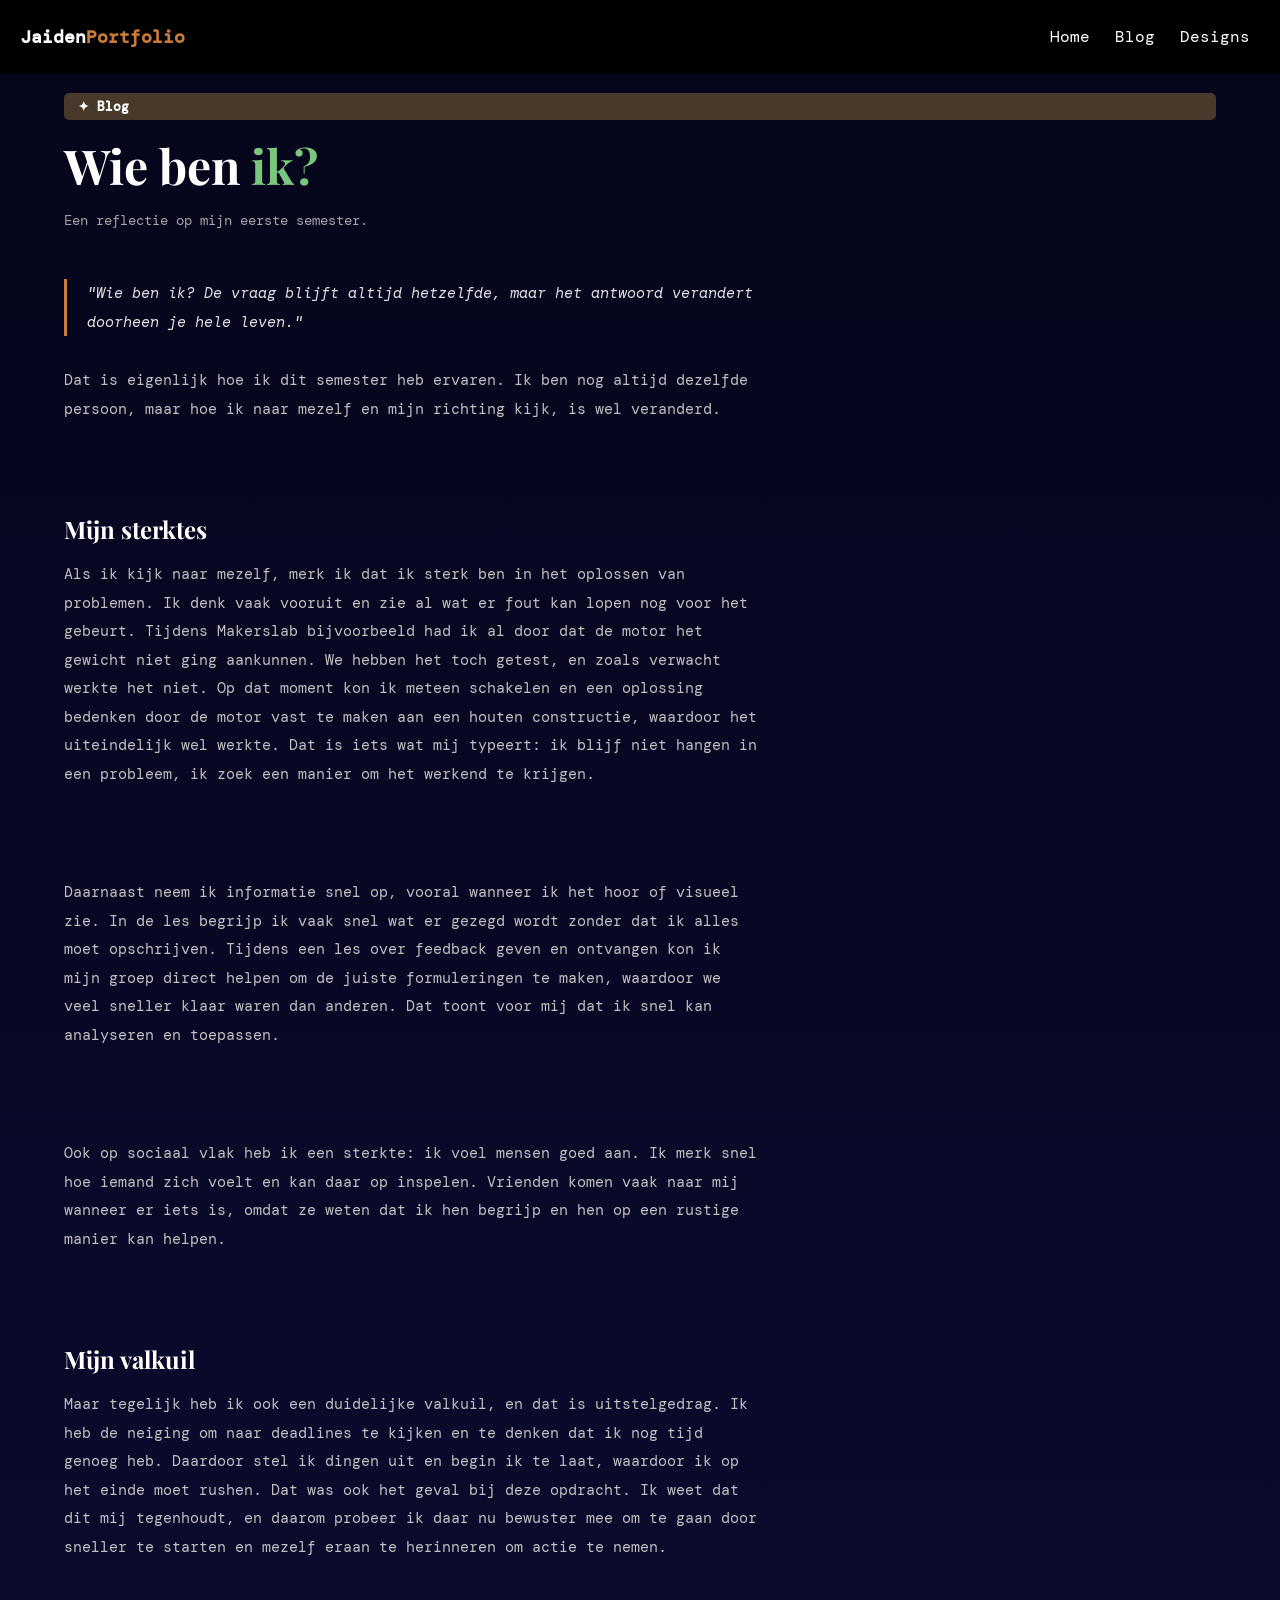
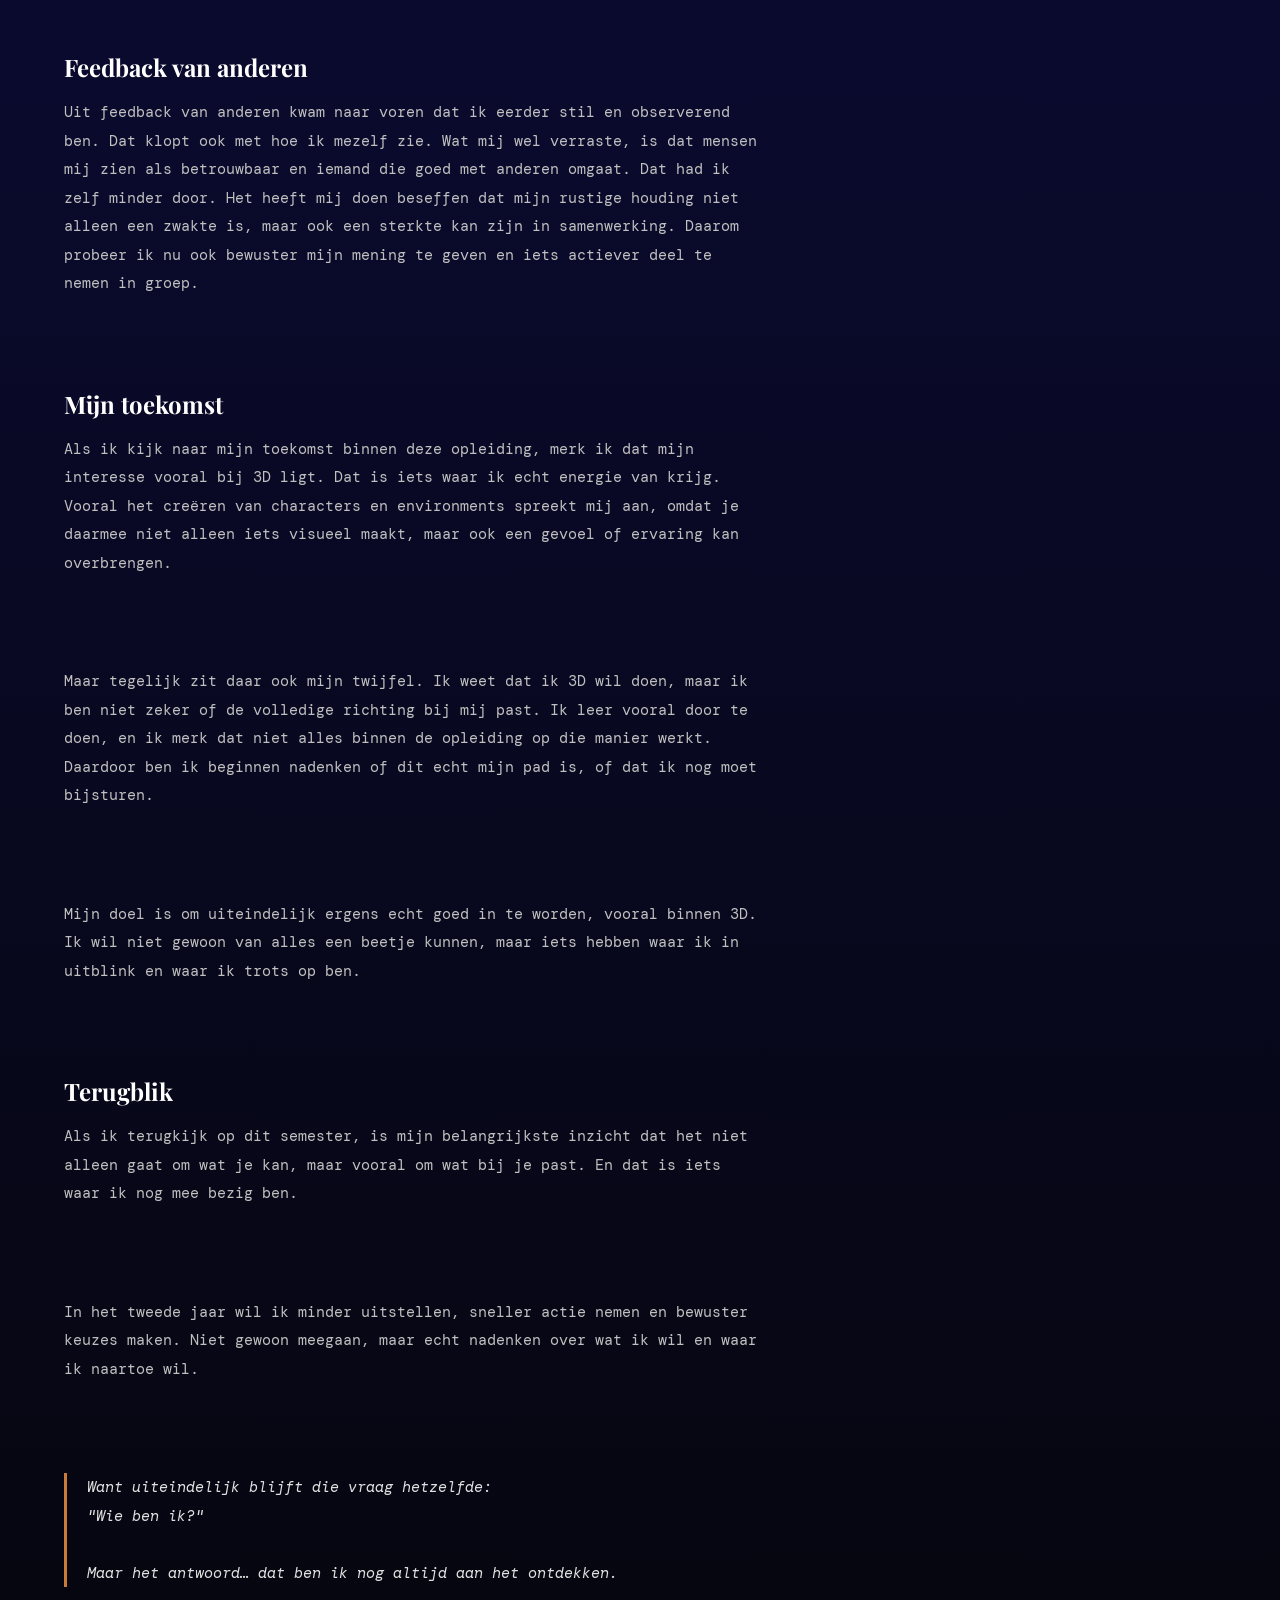
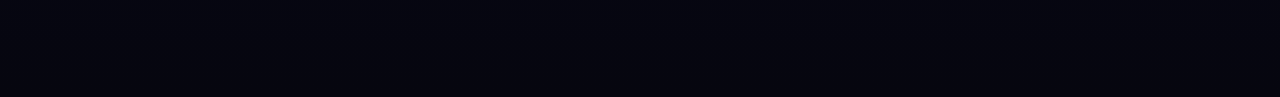
<file: blog.html>
<!doctype html>
<html lang="nl">
	<head>
		<meta charset="UTF-8" />
		<meta name="viewport" content="width=device-width, initial-scale=1.0" />
		<link rel="stylesheet" href="style.css" />
		<link rel="stylesheet" href="blog.css" />
		<title>Jaiden — Blog</title>
	</head>
	<body>
		<link
			rel="stylesheet"
			href="https://cdnjs.cloudflare.com/ajax/libs/font-awesome/4.7.0/css/font-awesome.min.css"
		/>

		<div class="navigatie">
			<h2 class="logo">Jaiden<span>Portfolio</span></h2>
			<div id="myLinks">
				<a href="index.html">Home</a>
				<a href="blog.html">Blog</a>
				<a href="werk.html">Designs</a>
			</div>
			<a href="javascript:void(0);" class="icon" onclick="myFunction()">
				<i class="fa fa-bars"></i>
			</a>
		</div>

		<main>
			<div class="blog-header">
				<p class="tag">✦ Blog</p>
				<h1>Wie ben <span class="groen">ik?</span></h1>
				<p class="subtitel">Een reflectie op mijn eerste semester.</p>
			</div>

			<article class="blog-artikel">
				<p class="citaat">
					"Wie ben ik? De vraag blijft altijd hetzelfde, maar het antwoord
					verandert doorheen je hele leven."
				</p>

				<p>
					Dat is eigenlijk hoe ik dit semester heb ervaren. Ik ben nog altijd
					dezelfde persoon, maar hoe ik naar mezelf en mijn richting kijk, is
					wel veranderd.
				</p>

				<h2>Mijn sterktes</h2>

				<p>
					Als ik kijk naar mezelf, merk ik dat ik sterk ben in het oplossen van
					problemen. Ik denk vaak vooruit en zie al wat er fout kan lopen nog
					voor het gebeurt. Tijdens Makerslab bijvoorbeeld had ik al door dat de
					motor het gewicht niet ging aankunnen. We hebben het toch getest, en
					zoals verwacht werkte het niet. Op dat moment kon ik meteen schakelen
					en een oplossing bedenken door de motor vast te maken aan een houten
					constructie, waardoor het uiteindelijk wel werkte. Dat is iets wat mij
					typeert: ik blijf niet hangen in een probleem, ik zoek een manier om
					het werkend te krijgen.
				</p>

				<p>
					Daarnaast neem ik informatie snel op, vooral wanneer ik het hoor of
					visueel zie. In de les begrijp ik vaak snel wat er gezegd wordt zonder
					dat ik alles moet opschrijven. Tijdens een les over feedback geven en
					ontvangen kon ik mijn groep direct helpen om de juiste formuleringen
					te maken, waardoor we veel sneller klaar waren dan anderen. Dat toont
					voor mij dat ik snel kan analyseren en toepassen.
				</p>

				<p>
					Ook op sociaal vlak heb ik een sterkte: ik voel mensen goed aan. Ik
					merk snel hoe iemand zich voelt en kan daar op inspelen. Vrienden
					komen vaak naar mij wanneer er iets is, omdat ze weten dat ik hen
					begrijp en hen op een rustige manier kan helpen.
				</p>

				<h2>Mijn valkuil</h2>

				<p>
					Maar tegelijk heb ik ook een duidelijke valkuil, en dat is
					uitstelgedrag. Ik heb de neiging om naar deadlines te kijken en te
					denken dat ik nog tijd genoeg heb. Daardoor stel ik dingen uit en
					begin ik te laat, waardoor ik op het einde moet rushen. Dat was ook
					het geval bij deze opdracht. Ik weet dat dit mij tegenhoudt, en daarom
					probeer ik daar nu bewuster mee om te gaan door sneller te starten en
					mezelf eraan te herinneren om actie te nemen.
				</p>

				<h2>Feedback van anderen</h2>

				<p>
					Uit feedback van anderen kwam naar voren dat ik eerder stil en
					observerend ben. Dat klopt ook met hoe ik mezelf zie. Wat mij wel
					verraste, is dat mensen mij zien als betrouwbaar en iemand die goed
					met anderen omgaat. Dat had ik zelf minder door. Het heeft mij doen
					beseffen dat mijn rustige houding niet alleen een zwakte is, maar ook
					een sterkte kan zijn in samenwerking. Daarom probeer ik nu ook
					bewuster mijn mening te geven en iets actiever deel te nemen in groep.
				</p>

				<h2>Mijn toekomst</h2>

				<p>
					Als ik kijk naar mijn toekomst binnen deze opleiding, merk ik dat mijn
					interesse vooral bij 3D ligt. Dat is iets waar ik echt energie van
					krijg. Vooral het creëren van characters en environments spreekt mij
					aan, omdat je daarmee niet alleen iets visueel maakt, maar ook een
					gevoel of ervaring kan overbrengen.
				</p>

				<p>
					Maar tegelijk zit daar ook mijn twijfel. Ik weet dat ik 3D wil doen,
					maar ik ben niet zeker of de volledige richting bij mij past. Ik leer
					vooral door te doen, en ik merk dat niet alles binnen de opleiding op
					die manier werkt. Daardoor ben ik beginnen nadenken of dit echt mijn
					pad is, of dat ik nog moet bijsturen.
				</p>

				<p>
					Mijn doel is om uiteindelijk ergens echt goed in te worden, vooral
					binnen 3D. Ik wil niet gewoon van alles een beetje kunnen, maar iets
					hebben waar ik in uitblink en waar ik trots op ben.
				</p>

				<h2>Terugblik</h2>

				<p>
					Als ik terugkijk op dit semester, is mijn belangrijkste inzicht dat
					het niet alleen gaat om wat je kan, maar vooral om wat bij je past. En
					dat is iets waar ik nog mee bezig ben.
				</p>

				<p>
					In het tweede jaar wil ik minder uitstellen, sneller actie nemen en
					bewuster keuzes maken. Niet gewoon meegaan, maar echt nadenken over
					wat ik wil en waar ik naartoe wil.
				</p>

				<p class="citaat">
					Want uiteindelijk blijft die vraag hetzelfde:<br />"Wie ben ik?"<br /><br />Maar
					het antwoord… dat ben ik nog altijd aan het ontdekken.
				</p>
			</article>
		</main>
		<script>
			function myFunction() {
				var x = document.getElementById("myLinks");
				if (x.style.display === "block") {
					x.style.display = "none";
				} else {
					x.style.display = "block";
				}
			}
		</script>
	</body>
</html>
</file>
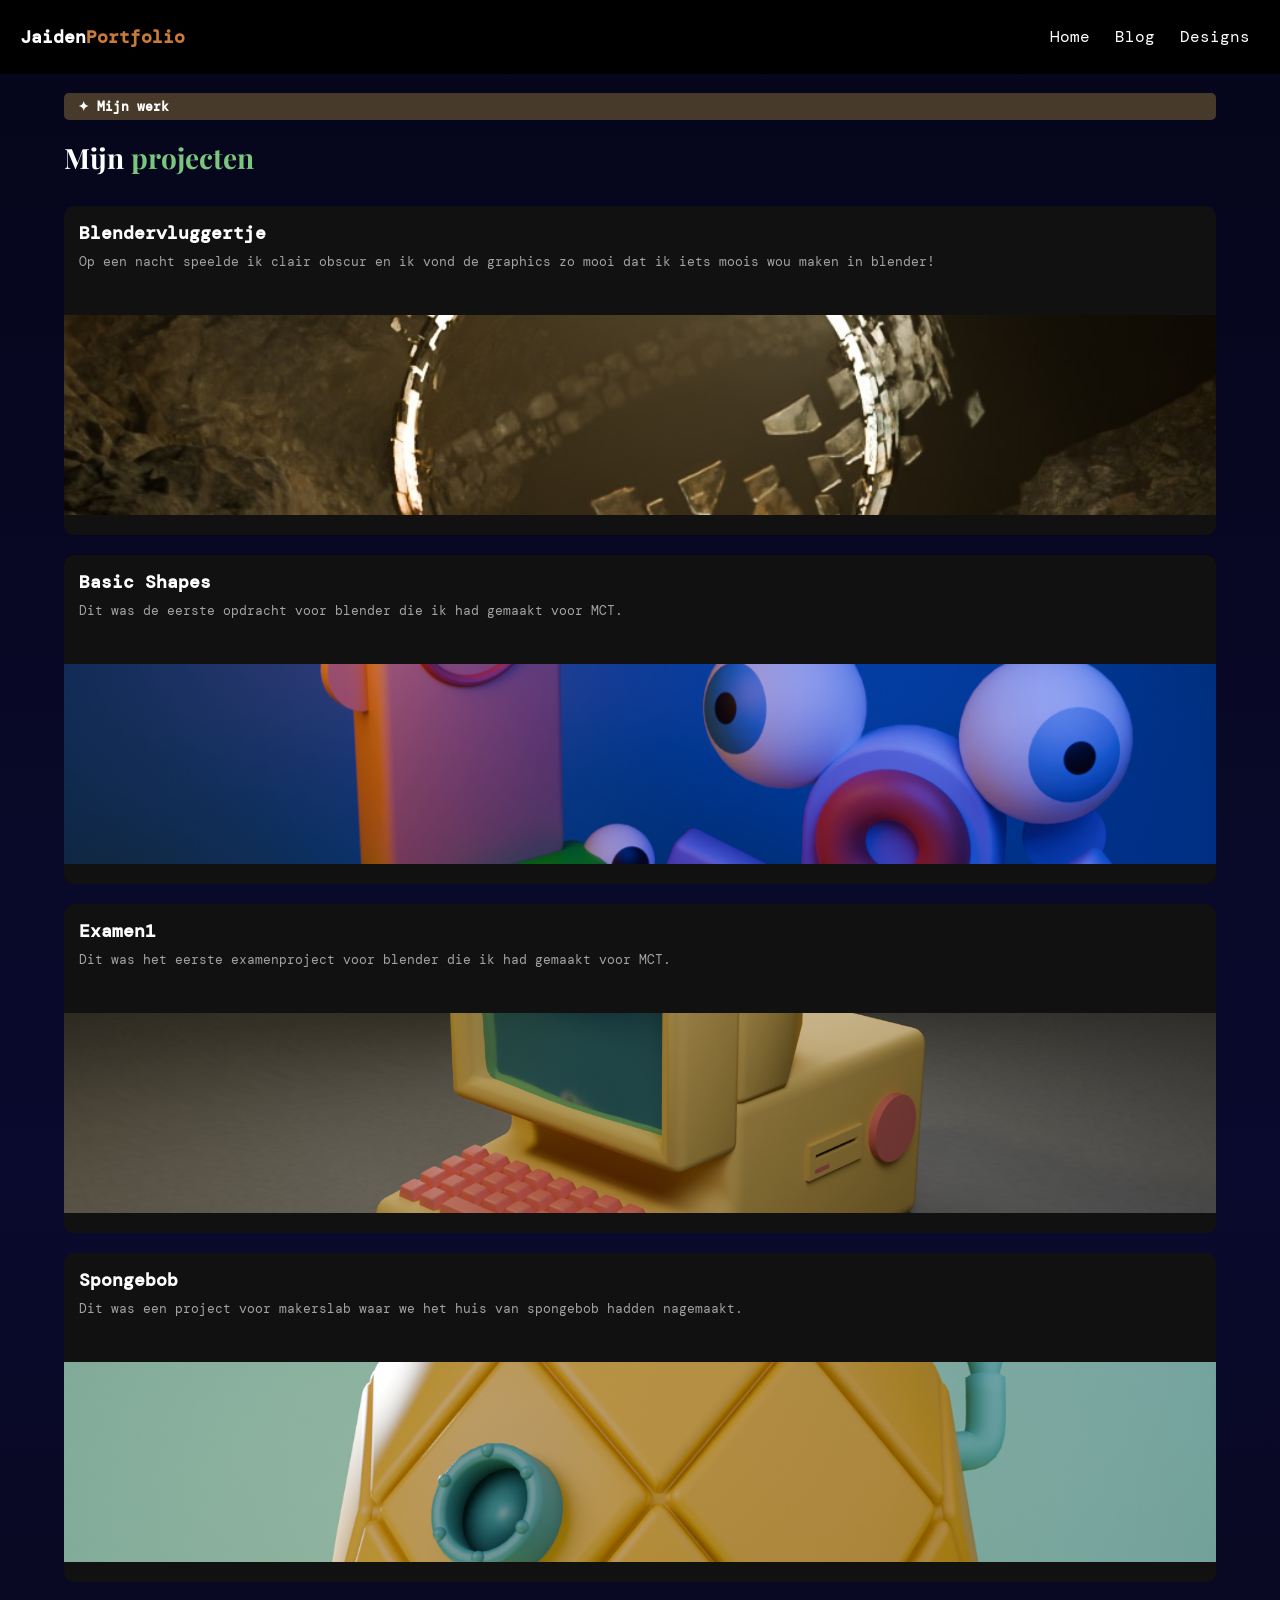
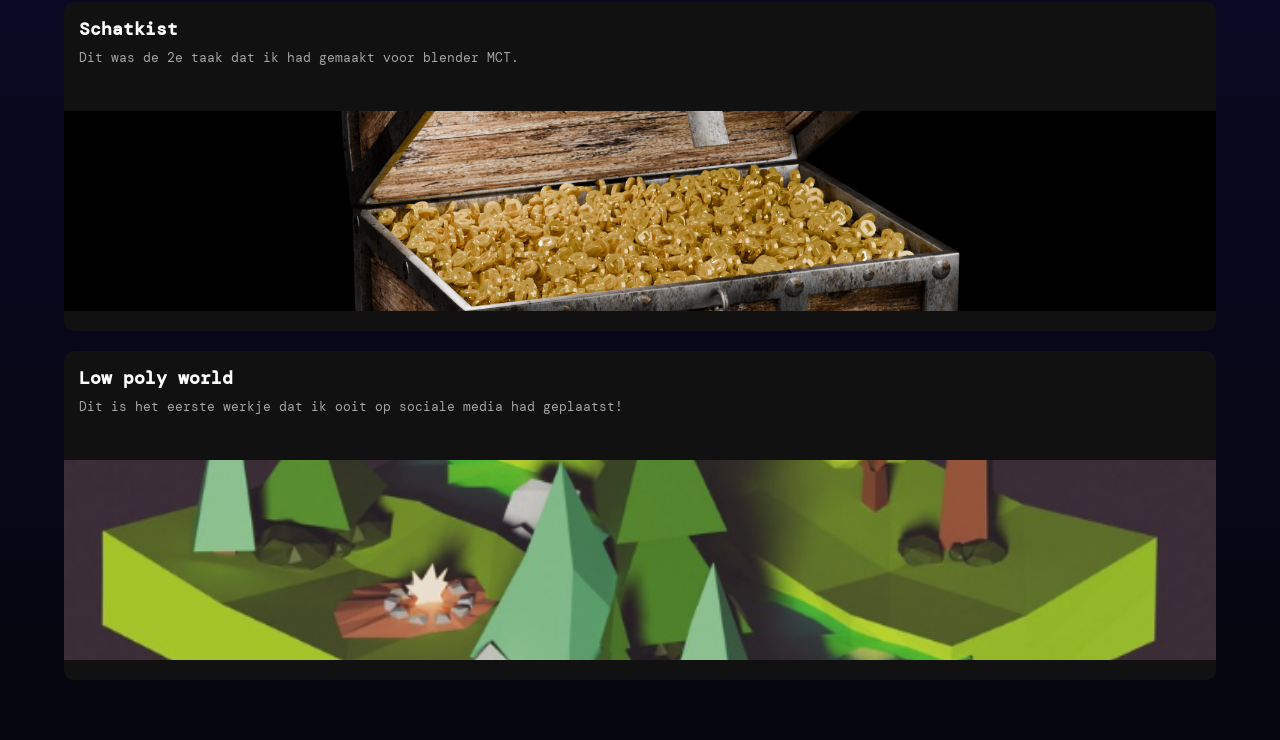
<file: werk.html>
<!doctype html>
<html lang="nl">
	<head>
		<meta charset="UTF-8" />
		<meta name="viewport" content="width=device-width, initial-scale=1.0" />
		<link rel="stylesheet" href="style.css" />
		<link rel="stylesheet" href="werk.css" />
		<title>Jaiden — Werk</title>
	</head>
	<body>
		<link
			rel="stylesheet"
			href="https://cdnjs.cloudflare.com/ajax/libs/font-awesome/4.7.0/css/font-awesome.min.css"
		/>

		<div class="navigatie">
			<h2 class="logo">Jaiden<span>Portfolio</span></h2>
			<div id="myLinks">
				<a href="index.html">Home</a>
				<a href="blog.html">Blog</a>
				<a href="werk.html">Designs</a>
			</div>
			<a href="javascript:void(0);" class="icon" onclick="myFunction()">
				<i class="fa fa-bars"></i>
			</a>
		</div>

		<main>
			<p class="tag">✦ Mijn werk</p>
			<h1>Mijn <span class="groen">projecten</span></h1>

			<div class="gallery">
				<div class="card">
					<h3>Blendervluggertje</h3>
					<p>
						Op een nacht speelde ik clair obscur en ik vond de graphics zo mooi
						dat ik iets moois wou maken in blender!
					</p>
					<img src="afbeelding1.jpeg" alt="Project 1" />
				</div>

				<div class="card">
					<h3>Basic Shapes</h3>
					<p>
						Dit was de eerste opdracht voor blender die ik had gemaakt voor MCT.
					</p>
					<img src="afbeelding2.png" alt="Project 2" />
				</div>

				<div class="card">
					<h3>Examen1</h3>
					<p>
						Dit was het eerste examenproject voor blender die ik had gemaakt
						voor MCT.
					</p>
					<img src="afbeelding3.png" alt="Project 3" />
				</div>

				<div class="card">
					<h3>Spongebob</h3>
					<p>
						Dit was een project voor makerslab waar we het huis van spongebob
						hadden nagemaakt.
					</p>
					<img src="afbeelding4.png" alt="Project 4" />
				</div>

				<div class="card">
					<h3>Schatkist</h3>
					<p>Dit was de 2e taak dat ik had gemaakt voor blender MCT.</p>
					<img src="afbeelding5.png" alt="Project 5" />
				</div>

				<div class="card">
					<h3>Low poly world</h3>
					<p>
						Dit is het eerste werkje dat ik ooit op sociale media had geplaatst!
					</p>
					<img src="afbeelding6.png" alt="Project 6" />
				</div>
			</div>
		</main>
		<script>
			function myFunction() {
				var x = document.getElementById("myLinks");
				if (x.style.display === "block") {
					x.style.display = "none";
				} else {
					x.style.display = "block";
				}
			}
		</script>
	</body>
</html>
</file>
<file: style.css>
@import url("https://fonts.googleapis.com/css2?family=Roboto:wght@400;700&family=Playfair+Display:wght@400;700&display=swap");
@import url("https://fonts.googleapis.com/css2?family=DM+Mono:ital,wght@0,300;0,400;0,500;1,300;1,400;1,500&family=Permanent+Marker&display=swap");

body {
	margin: 0;
	color: #fff;
	font-family: "DM Mono", sans-serif;
	background: linear-gradient(180deg, #05051a 0%, #0a0a2e 50%, #06060f 100%);
	min-height: 100vh;
}

.navigatie {
	width: 100%;
	background-color: #000;
	display: flex;
	justify-content: space-between;
	align-items: center;
	flex-wrap: wrap;
	padding: 10px 20px;
	position: fixed;
	box-sizing: border-box;
	z-index: 100;
}

.logo {
	font-size: 18px;
	font-weight: 700;
}

.logo span {
	color: #c97b3a;
}

.navigatie li {
	display: inline;
	padding-right: 20px;
}

a {
	border-radius: 5px;
	padding: 8px 18px;
	color: #fff;
	text-decoration: none;
}

a:hover {
	background-color: #2d2d2d;
}

header {
	height: 100vh;
}

.wrapper {
	width: 90%;
	margin: 0 auto;
}

.intro-flex {
	display: flex;
	align-items: center;
	height: 100vh;
}

.intro {
	width: 35%;
}

.tag {
	background-color: #483a2b;
	color: #fff;
	border-radius: 5px;
	padding: 5px 14px;
	font-size: 13px;
	font-weight: bold;
}

header h1 {
	font-family: "Playfair Display", serif;
	font-size: 52px;
	line-height: 1.1;
}

.groen {
	color: #7bc67e;
}

header p {
	color: #a3a3a3;
	line-height: 1.7;
}

.knoppen {
	display: flex;
	gap: 15px;
	margin-top: 20px;
}

a.knop-oranje {
	background-color: #e86a1a;
	color: #fff;
	border: 1px solid #c97b3a;
	font-weight: bold;
}

a.knop-oranje:hover {
	background-color: #7a3700;
}

a.knop-leeg {
	border: 1px solid #7bc67e;
	color: #7bc67e;
}

a.knop-leeg:hover {
	background-color: #2d2d2d;
}

.navigatie #myLinks {
	display: none;
	width: 100%;
	flex-direction: column;
}

.navigatie #myLinks a {
	display: block;
	padding: 10px;
}

.navigatie .icon {
	position: absolute;
	right: 20px;
	top: 0;
}

@media screen and (min-width: 480px) {
	.navigatie #myLinks {
		display: flex !important;
		flex-direction: row;
		width: auto;
		gap: 5px;
	}

	.navigatie .icon {
		display: none;
	}
}

@media screen and (max-width: 480px) {
	.intro {
		width: 100%;
	}

	header h1 {
		font-size: 36px;
	}
}
</file>
<file: blog.css>
main {
	padding: 80px 5% 80px;
}

.blog-header {
	margin-bottom: 50px;
}

.blog-header h1 {
	font-family: "Playfair Display", serif;
	font-size: 48px;
	margin: 10px 0;
}

.subtitel {
	color: #a3a3a3;
	font-size: 14px;
}

.blog-artikel {
	max-width: 700px;
}

.blog-artikel h2 {
	font-family: "Playfair Display", serif;
	font-size: 24px;
	margin: 40px 0 15px 0;
	color: #fff;
}

.blog-artikel p {
	color: #c0c0c0;
	font-size: 15px;
	line-height: 1.9;
	margin-bottom: 10vh;
}

.citaat {
	border-left: 3px solid #c97b3a;
	padding-left: 20px;
	color: #e0e0e0 !important;
	font-style: italic;
	margin: 30px 0 !important;
}
</file>
<file: werk.css>
main {
	padding: 80px 5% 60px;
}

main h1 {
	font-family: "Playfair Display", serif;
	font-size: 42px;
	margin-bottom: 30px;
}

.gallery {
	display: grid;
	gap: 20px;
}

.card {
	background-color: #111;
	border-radius: 10px;
	padding-bottom: 15px;
	overflow: hidden;
}

.card img {
	width: 100%;
	height: 200px;
	object-fit: cover;
	transition: height 0.4s;
}

.card h3 {
	font-size: 18px;
	margin: 15px 15px 8px 15px;
}

.card p {
	color: #a3a3a3;
	font-size: 13px;
	margin: 0 15px;
	margin-bottom: 5vh;
}

main h1 {
	font-size: 28px;
}

.card img:hover {
	height: 100%;
}
</file>
